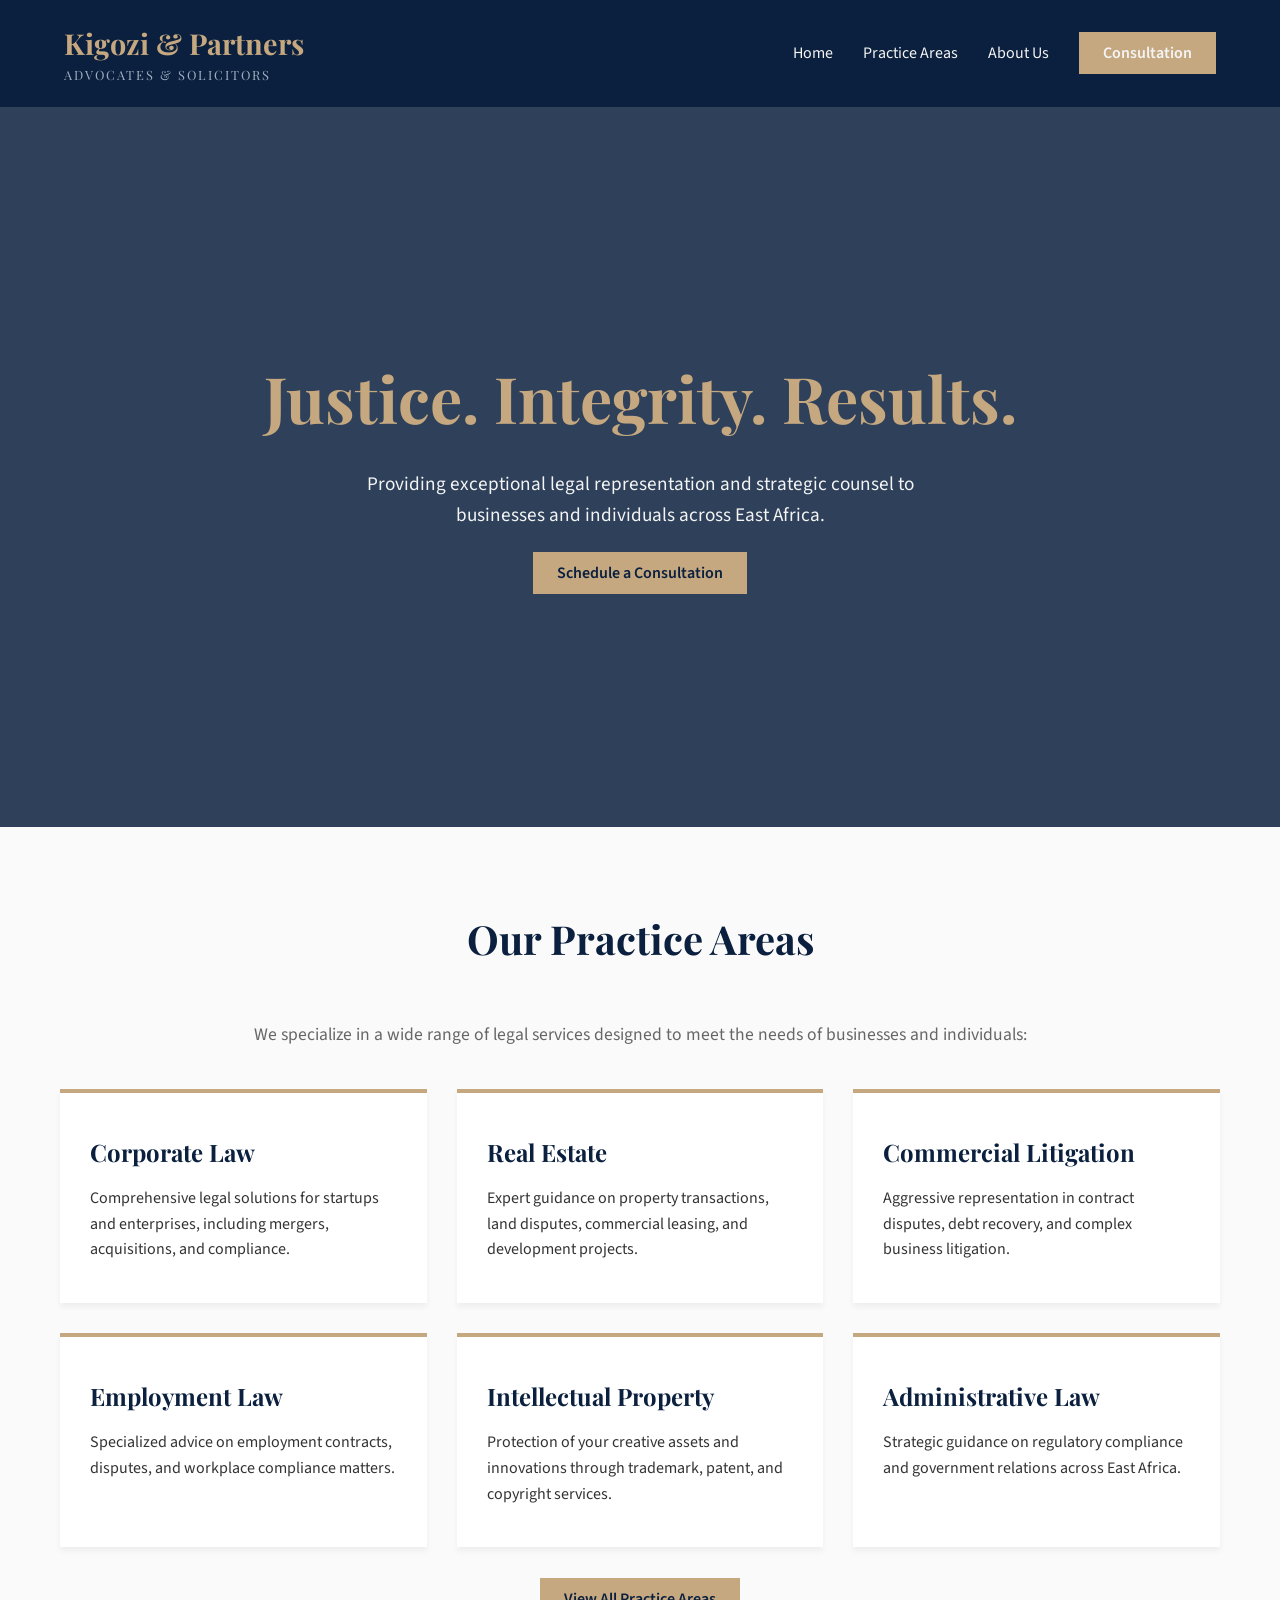
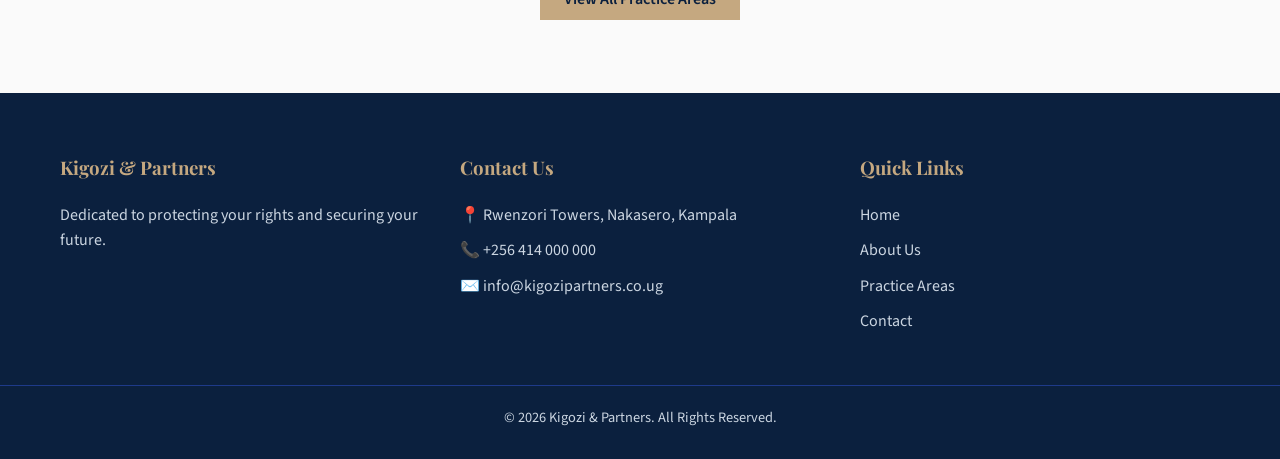
<file: index.html>
<!DOCTYPE html>
<html lang="en">
<head>
    <meta charset="UTF-8">
    <meta name="viewport" content="width=device-width, initial-scale=1.0">
    <title>Kigozi & Partners | Legal Excellence</title>
    <link rel="stylesheet" href="css/style.css">
    <link href="https://fonts.googleapis.com/css2?family=Playfair+Display:wght@400;700&family=Source+Sans+Pro:wght@300;400;600&display=swap" rel="stylesheet">
</head>
<body>

    <nav class="navbar">
        <div class="logo">
            <h1>Kigozi & Partners</h1>
            <span>Advocates & Solicitors</span>
        </div>
        <ul class="nav-links">
            <li><a href="index.html">Home</a></li>
            <li><a href="html/practice-areas.html">Practice Areas</a></li>
            <li><a href="html/about.html">About Us</a></li>
            <li><a href="html/contact.html" class="btn-primary">Consultation</a></li>
        </ul>
        <div class="hamburger">
            <div class="line"></div>
            <div class="line"></div>
            <div class="line"></div>
        </div>
    </nav>

    <header id="home" class="hero">
        <div class="hero-content">
            <h2>Justice. Integrity. Results.</h2>
            <p>Providing exceptional legal representation and strategic counsel to businesses and individuals across East Africa.</p>
            <a href="html/contact.html" class="btn-primary hero-btn">Schedule a Consultation</a>
        </div>
    </header>

    <section id="practice-areas" class="section">
        <div class="container">
            <h2 class="section-title">Our Practice Areas</h2>
            <p class="section-intro">We specialize in a wide range of legal services designed to meet the needs of businesses and individuals:</p>
            <div class="grid-3">
                <div class="card">
                    <h3>Corporate Law</h3>
                    <p>Comprehensive legal solutions for startups and enterprises, including mergers, acquisitions, and compliance.</p>
                </div>
                <div class="card">
                    <h3>Real Estate</h3>
                    <p>Expert guidance on property transactions, land disputes, commercial leasing, and development projects.</p>
                </div>
                <div class="card">
                    <h3>Commercial Litigation</h3>
                    <p>Aggressive representation in contract disputes, debt recovery, and complex business litigation.</p>
                </div>
                <div class="card">
                    <h3>Employment Law</h3>
                    <p>Specialized advice on employment contracts, disputes, and workplace compliance matters.</p>
                </div>
                <div class="card">
                    <h3>Intellectual Property</h3>
                    <p>Protection of your creative assets and innovations through trademark, patent, and copyright services.</p>
                </div>
                <div class="card">
                    <h3>Administrative Law</h3>
                    <p>Strategic guidance on regulatory compliance and government relations across East Africa.</p>
                </div>
            </div>
            <div style="text-align: center; margin-top: 40px;">
                <a href="html/practice-areas.html" class="btn-primary">View All Practice Areas</a>
            </div>
        </div>
    </section>

    <footer id="contact" class="footer">
        <div class="container footer-grid">
            <div class="footer-info">
                <h3>Kigozi & Partners</h3>
                <p>Dedicated to protecting your rights and securing your future.</p>
            </div>
            <div class="footer-contact">
                <h3>Contact Us</h3>
                <p>📍 Rwenzori Towers, Nakasero, Kampala</p>
                <p>📞 +256 414 000 000</p>
                <p>✉️ info@kigozipartners.co.ug</p>
            </div>
            <div class="footer-links">
                <h3>Quick Links</h3>
                <p><a href="index.html">Home</a></p>
                <p><a href="html/about.html">About Us</a></p>
                <p><a href="html/practice-areas.html">Practice Areas</a></p>
                <p><a href="html/contact.html">Contact</a></p>
            </div>
        </div>
        <div class="footer-bottom">
            <p>&copy; 2026 Kigozi & Partners. All Rights Reserved.</p>
        </div>
    </footer>

    <script src="javascript/script.js"></script>
</body>
</html>
</file>
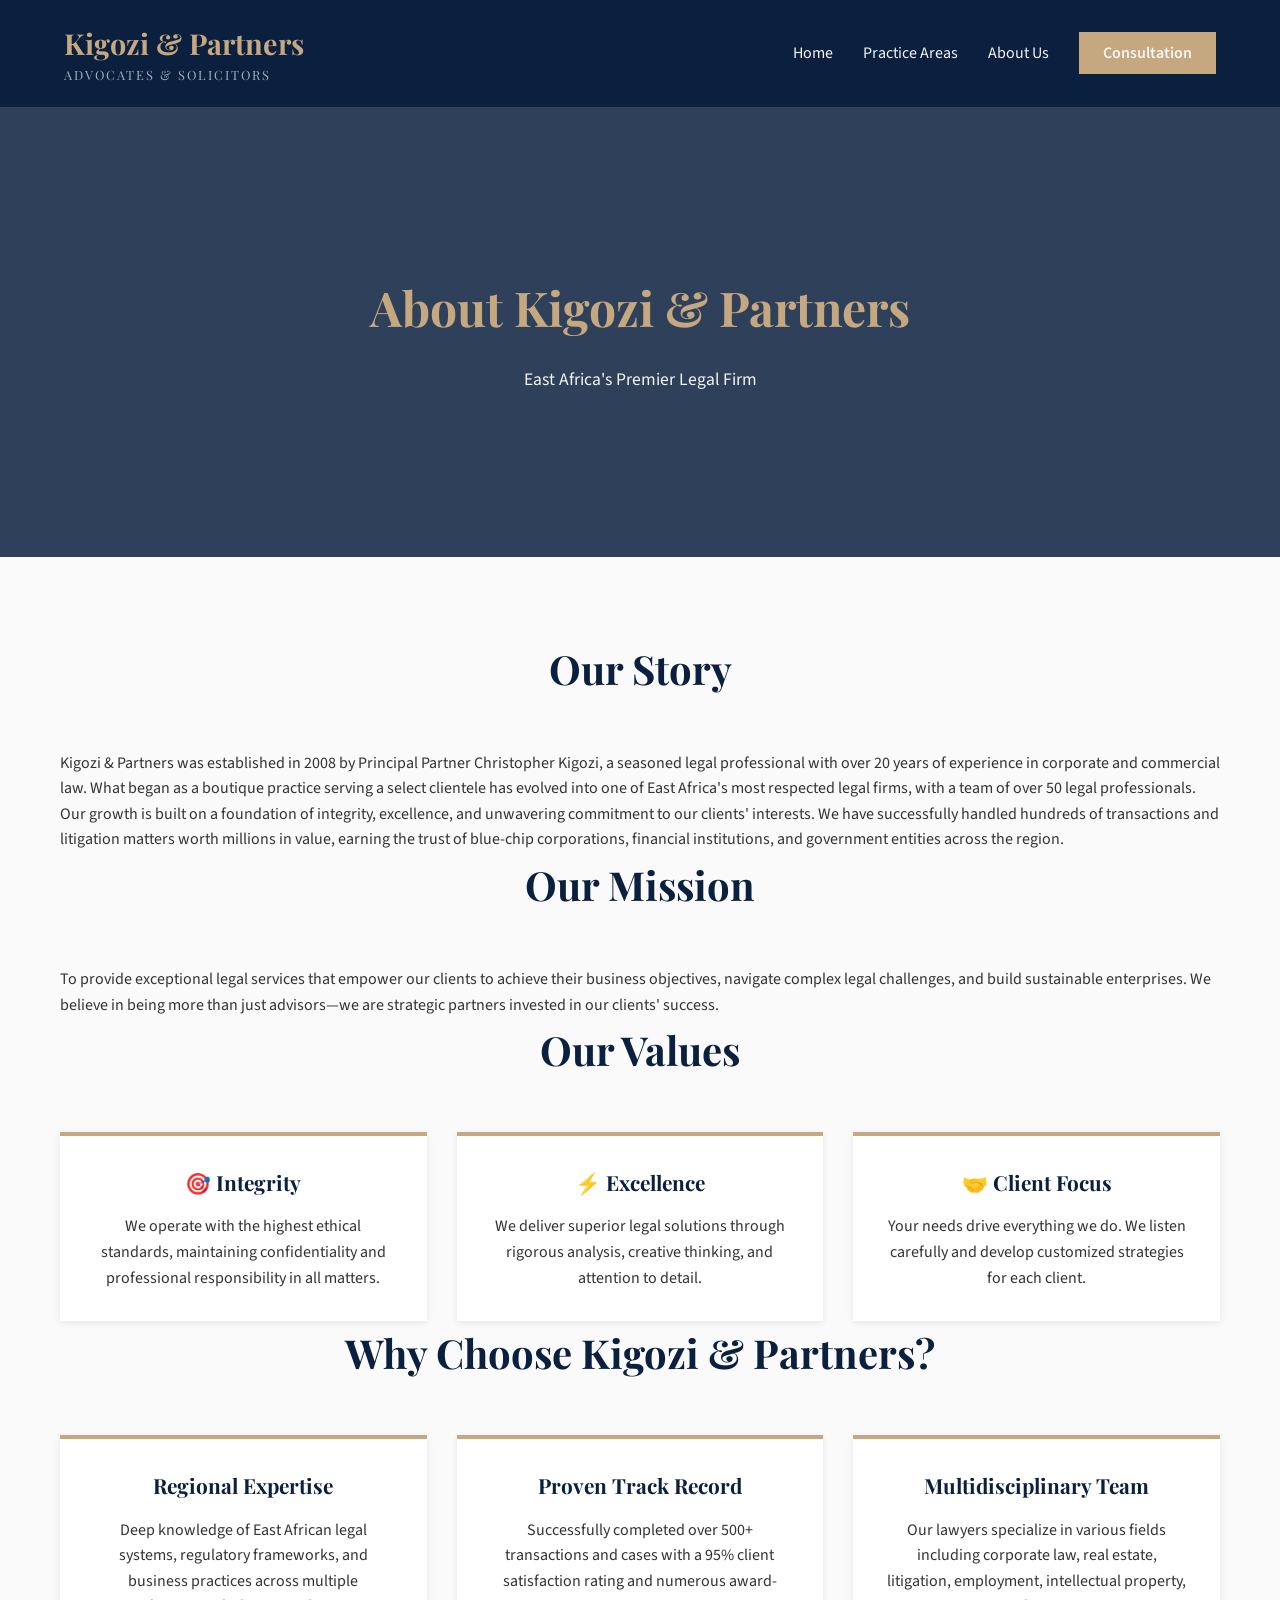
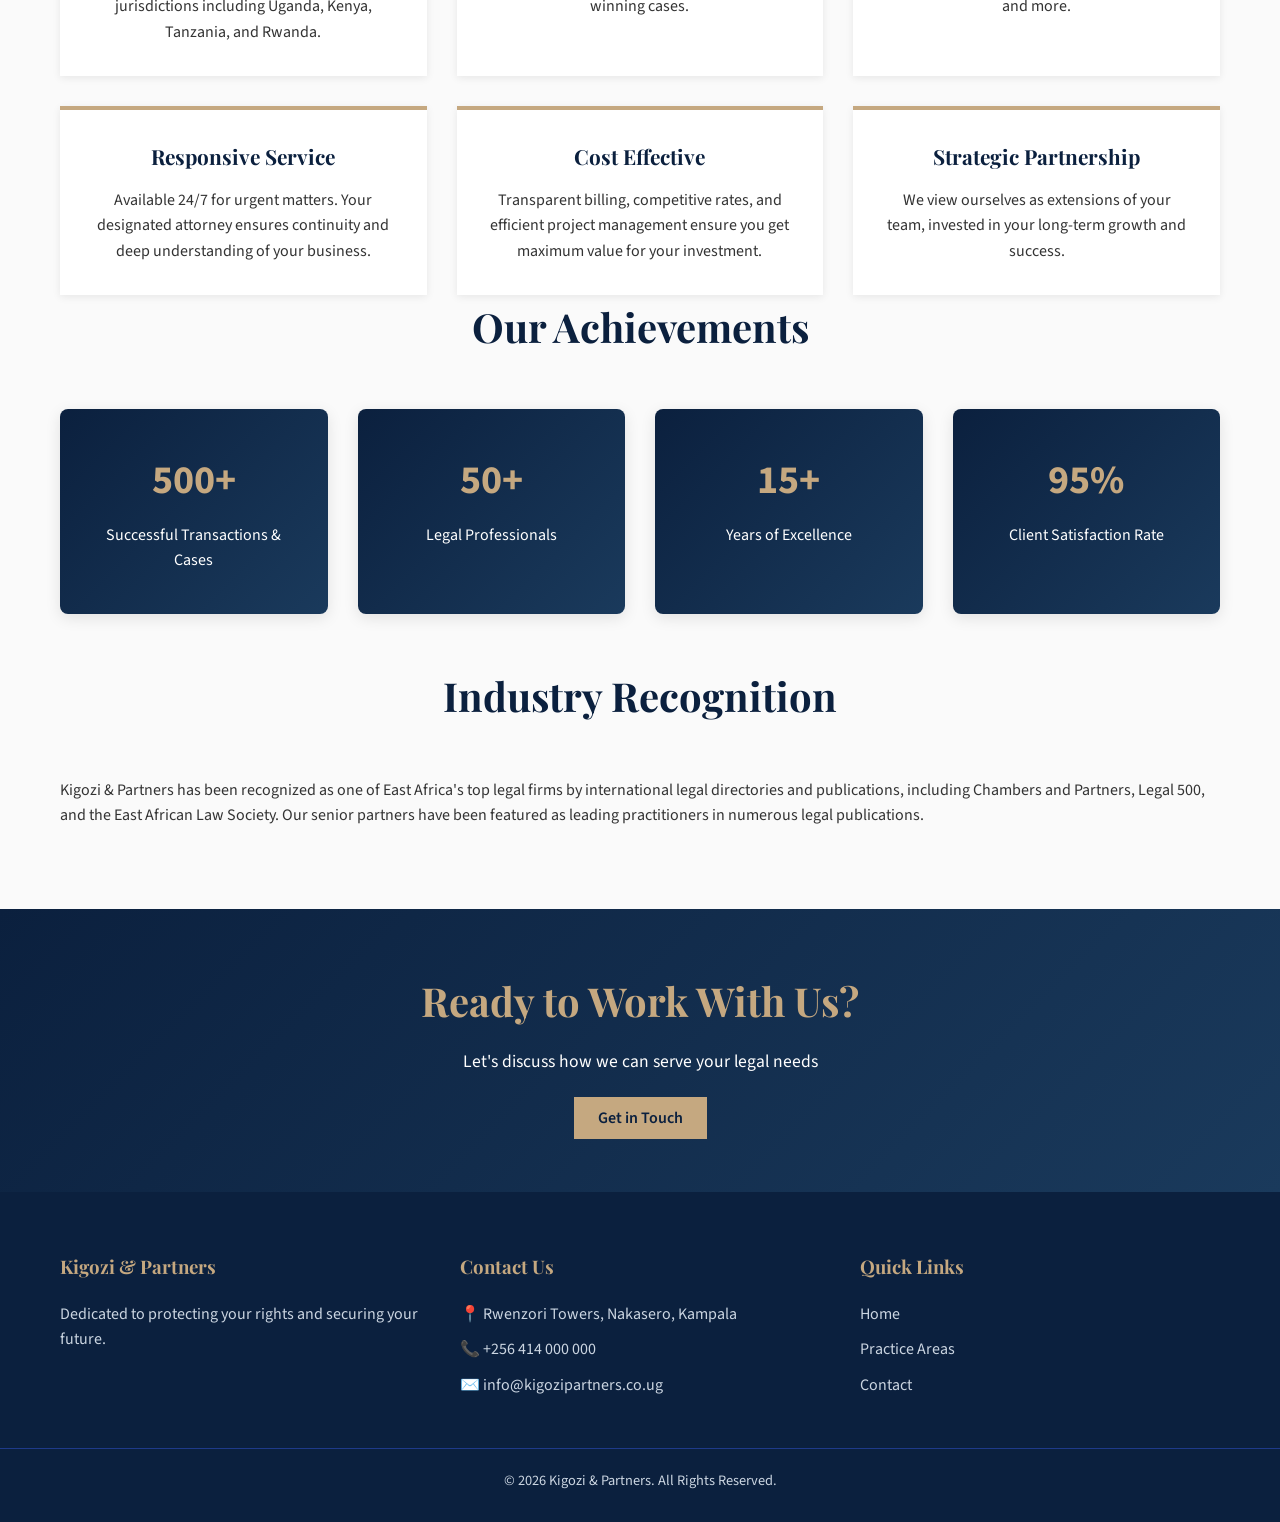
<file: html/about.html>
<!DOCTYPE html>
<html lang="en">
<head>
    <meta charset="UTF-8">
    <meta name="viewport" content="width=device-width, initial-scale=1.0">
    <title>About Us | Kigozi & Partners</title>
    <link rel="stylesheet" href="../css/style.css">
    <link href="https://fonts.googleapis.com/css2?family=Playfair+Display:wght@400;700&family=Source+Sans+Pro:wght@300;400;600&display=swap" rel="stylesheet">
</head>
<body>

    <nav class="navbar">
        <div class="logo">
            <h1>Kigozi & Partners</h1>
            <span>Advocates & Solicitors</span>
        </div>
        <ul class="nav-links">
            <li><a href="../index.html">Home</a></li>
            <li><a href="practice-areas.html">Practice Areas</a></li>
            <li><a href="about.html">About Us</a></li>
            <li><a href="contact.html" class="btn-primary">Consultation</a></li>
        </ul>
        <div class="hamburger">
            <div class="line"></div>
            <div class="line"></div>
            <div class="line"></div>
        </div>
    </nav>

    <header class="page-header">
        <h2>About Kigozi & Partners</h2>
        <p>East Africa's Premier Legal Firm</p>
    </header>

    <section class="section">
        <div class="container">
            <h2 class="section-title">Our Story</h2>
            <p>Kigozi & Partners was established in 2008 by Principal Partner Christopher Kigozi, a seasoned legal professional with over 20 years of experience in corporate and commercial law. What began as a boutique practice serving a select clientele has evolved into one of East Africa's most respected legal firms, with a team of over 50 legal professionals.</p>
            
            <p>Our growth is built on a foundation of integrity, excellence, and unwavering commitment to our clients' interests. We have successfully handled hundreds of transactions and litigation matters worth millions in value, earning the trust of blue-chip corporations, financial institutions, and government entities across the region.</p>

            <h2 class="section-title">Our Mission</h2>
            <p>To provide exceptional legal services that empower our clients to achieve their business objectives, navigate complex legal challenges, and build sustainable enterprises. We believe in being more than just advisors—we are strategic partners invested in our clients' success.</p>

            <h2 class="section-title">Our Values</h2>
            <div class="grid-3">
                <div class="value-card">
                    <h3>🎯 Integrity</h3>
                    <p>We operate with the highest ethical standards, maintaining confidentiality and professional responsibility in all matters.</p>
                </div>
                <div class="value-card">
                    <h3>⚡ Excellence</h3>
                    <p>We deliver superior legal solutions through rigorous analysis, creative thinking, and attention to detail.</p>
                </div>
                <div class="value-card">
                    <h3>🤝 Client Focus</h3>
                    <p>Your needs drive everything we do. We listen carefully and develop customized strategies for each client.</p>
                </div>
            </div>

            <h2 class="section-title">Why Choose Kigozi & Partners?</h2>
            <div class="grid-2">
                <div class="benefit-card">
                    <h3>Regional Expertise</h3>
                    <p>Deep knowledge of East African legal systems, regulatory frameworks, and business practices across multiple jurisdictions including Uganda, Kenya, Tanzania, and Rwanda.</p>
                </div>
                <div class="benefit-card">
                    <h3>Proven Track Record</h3>
                    <p>Successfully completed over 500+ transactions and cases with a 95% client satisfaction rating and numerous award-winning cases.</p>
                </div>
                <div class="benefit-card">
                    <h3>Multidisciplinary Team</h3>
                    <p>Our lawyers specialize in various fields including corporate law, real estate, litigation, employment, intellectual property, and more.</p>
                </div>
                <div class="benefit-card">
                    <h3>Responsive Service</h3>
                    <p>Available 24/7 for urgent matters. Your designated attorney ensures continuity and deep understanding of your business.</p>
                </div>
                <div class="benefit-card">
                    <h3>Cost Effective</h3>
                    <p>Transparent billing, competitive rates, and efficient project management ensure you get maximum value for your investment.</p>
                </div>
                <div class="benefit-card">
                    <h3>Strategic Partnership</h3>
                    <p>We view ourselves as extensions of your team, invested in your long-term growth and success.</p>
                </div>
            </div>

            <h2 class="section-title">Our Achievements</h2>
            <div class="achievements">
                <div class="achievement-item">
                    <strong>500+</strong>
                    <p>Successful Transactions & Cases</p>
                </div>
                <div class="achievement-item">
                    <strong>50+</strong>
                    <p>Legal Professionals</p>
                </div>
                <div class="achievement-item">
                    <strong>15+</strong>
                    <p>Years of Excellence</p>
                </div>
                <div class="achievement-item">
                    <strong>95%</strong>
                    <p>Client Satisfaction Rate</p>
                </div>
            </div>

            <h2 class="section-title">Industry Recognition</h2>
            <p>Kigozi & Partners has been recognized as one of East Africa's top legal firms by international legal directories and publications, including Chambers and Partners, Legal 500, and the East African Law Society. Our senior partners have been featured as leading practitioners in numerous legal publications.</p>
        </div>
    </section>

    <section class="cta-section">
        <div class="container">
            <h2>Ready to Work With Us?</h2>
            <p>Let's discuss how we can serve your legal needs</p>
            <a href="contact.html" class="btn-primary">Get in Touch</a>
        </div>
    </section>

    <footer class="footer">
        <div class="container footer-grid">
            <div class="footer-info">
                <h3>Kigozi & Partners</h3>
                <p>Dedicated to protecting your rights and securing your future.</p>
            </div>
            <div class="footer-contact">
                <h3>Contact Us</h3>
                <p>📍 Rwenzori Towers, Nakasero, Kampala</p>
                <p>📞 +256 414 000 000</p>
                <p>✉️ info@kigozipartners.co.ug</p>
            </div>
            <div class="footer-links">
                <h3>Quick Links</h3>
                <p><a href="../index.html">Home</a></p>
                <p><a href="practice-areas.html">Practice Areas</a></p>
                <p><a href="contact.html">Contact</a></p>
            </div>
        </div>
        <div class="footer-bottom">
            <p>&copy; 2026 Kigozi & Partners. All Rights Reserved.</p>
        </div>
    </footer>

    <script src="../javascript/script.js"></script>
</body>
</html>
</file>
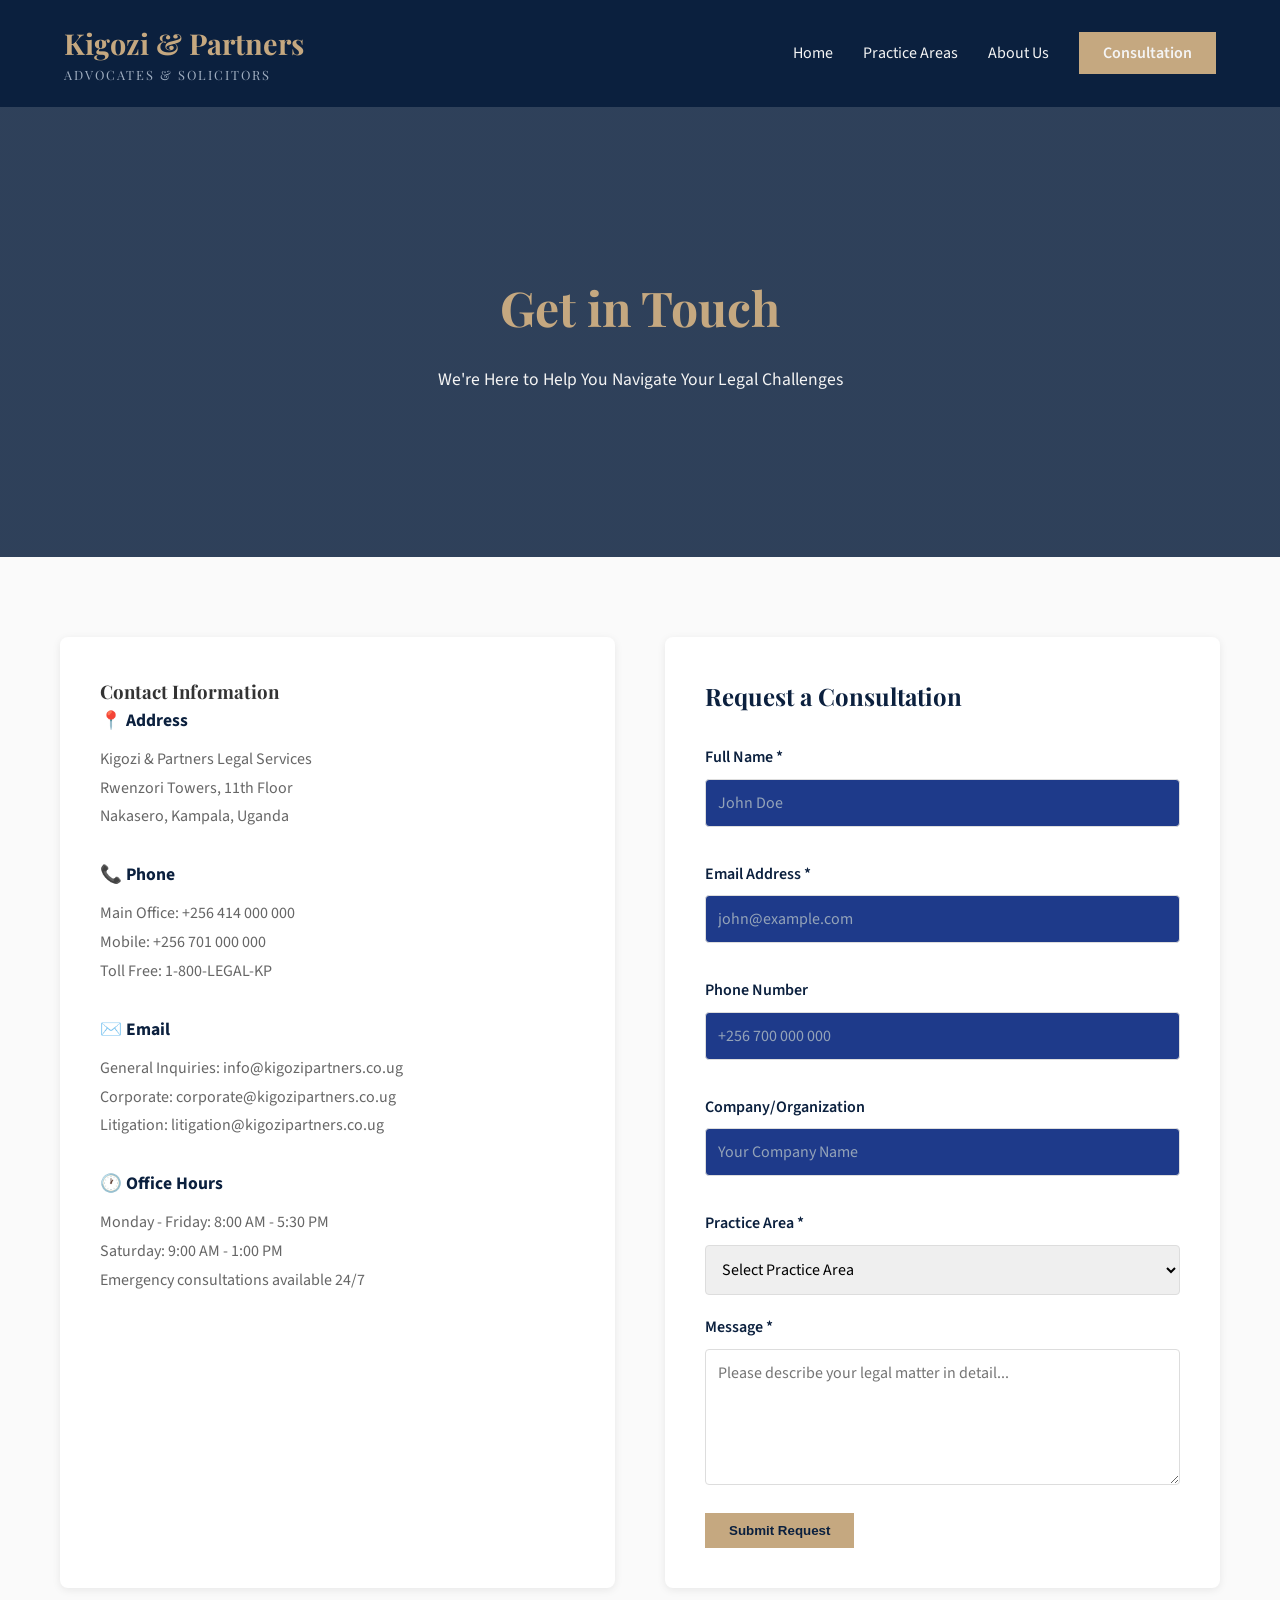
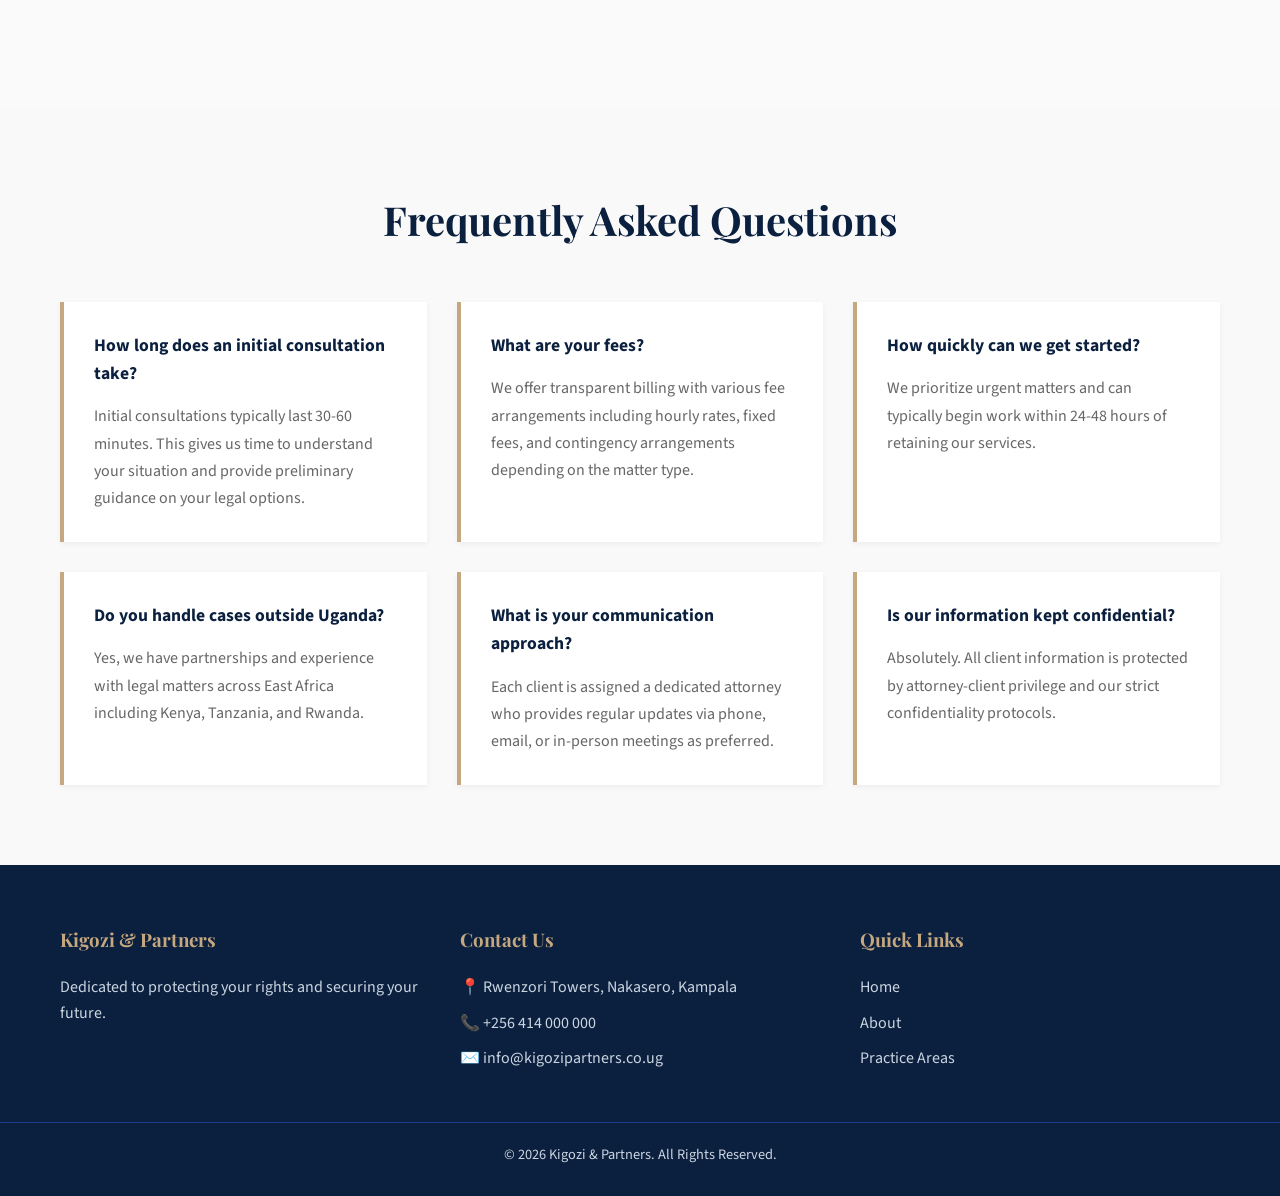
<file: html/contact.html>
<!DOCTYPE html>
<html lang="en">
<head>
    <meta charset="UTF-8">
    <meta name="viewport" content="width=device-width, initial-scale=1.0">
    <title>Contact Us | Kigozi & Partners</title>
    <link rel="stylesheet" href="../css/style.css">
    <link href="https://fonts.googleapis.com/css2?family=Playfair+Display:wght@400;700&family=Source+Sans+Pro:wght@300;400;600&display=swap" rel="stylesheet">
</head>
<body>

    <nav class="navbar">
        <div class="logo">
            <h1>Kigozi & Partners</h1>
            <span>Advocates & Solicitors</span>
        </div>
        <ul class="nav-links">
            <li><a href="../index.html">Home</a></li>
            <li><a href="practice-areas.html">Practice Areas</a></li>
            <li><a href="about.html">About Us</a></li>
            <li><a href="contact.html" class="btn-primary">Consultation</a></li>
        </ul>
        <div class="hamburger">
            <div class="line"></div>
            <div class="line"></div>
            <div class="line"></div>
        </div>
    </nav>

    <header class="page-header">
        <h2>Get in Touch</h2>
        <p>We're Here to Help You Navigate Your Legal Challenges</p>
    </header>

    <section class="section">
        <div class="container">
            <div class="contact-wrapper">
                <div class="contact-info">
                    <h3>Contact Information</h3>
                    <div class="info-item">
                        <h4>📍 Address</h4>
                        <p>Kigozi & Partners Legal Services<br>
                        Rwenzori Towers, 11th Floor<br>
                        Nakasero, Kampala, Uganda</p>
                    </div>
                    <div class="info-item">
                        <h4>📞 Phone</h4>
                        <p>Main Office: +256 414 000 000<br>
                        Mobile: +256 701 000 000<br>
                        Toll Free: 1-800-LEGAL-KP</p>
                    </div>
                    <div class="info-item">
                        <h4>✉️ Email</h4>
                        <p>General Inquiries: info@kigozipartners.co.ug<br>
                        Corporate: corporate@kigozipartners.co.ug<br>
                        Litigation: litigation@kigozipartners.co.ug</p>
                    </div>
                    <div class="info-item">
                        <h4>🕐 Office Hours</h4>
                        <p>Monday - Friday: 8:00 AM - 5:30 PM<br>
                        Saturday: 9:00 AM - 1:00 PM<br>
                        Emergency consultations available 24/7</p>
                    </div>
                </div>

                <div class="contact-form-section">
                    <h3>Request a Consultation</h3>
                    <form id="contact-form">
                        <div class="form-group">
                            <label for="name">Full Name *</label>
                            <input type="text" id="name" placeholder="John Doe" required>
                        </div>
                        <div class="form-group">
                            <label for="email">Email Address *</label>
                            <input type="email" id="email" placeholder="john@example.com" required>
                        </div>
                        <div class="form-group">
                            <label for="phone">Phone Number</label>
                            <input type="tel" id="phone" placeholder="+256 700 000 000">
                        </div>
                        <div class="form-group">
                            <label for="company">Company/Organization</label>
                            <input type="text" id="company" placeholder="Your Company Name">
                        </div>
                        <div class="form-group">
                            <label for="practice-area">Practice Area *</label>
                            <select id="practice-area" required>
                                <option value="">Select Practice Area</option>
                                <option value="corporate">Corporate Law</option>
                                <option value="real-estate">Real Estate</option>
                                <option value="litigation">Commercial Litigation</option>
                                <option value="employment">Employment Law</option>
                                <option value="ip">Intellectual Property</option>
                                <option value="regulatory">Administrative & Regulatory</option>
                                <option value="other">Other</option>
                            </select>
                        </div>
                        <div class="form-group">
                            <label for="message">Message *</label>
                            <textarea id="message" placeholder="Please describe your legal matter in detail..." rows="5" required></textarea>
                        </div>
                        <button type="submit" class="btn-primary">Submit Request</button>
                    </form>
                </div>
            </div>
        </div>
    </section>

    <section class="section faq-section">
        <div class="container">
            <h2 class="section-title">Frequently Asked Questions</h2>
            <div class="faq-grid">
                <div class="faq-item">
                    <h4>How long does an initial consultation take?</h4>
                    <p>Initial consultations typically last 30-60 minutes. This gives us time to understand your situation and provide preliminary guidance on your legal options.</p>
                </div>
                <div class="faq-item">
                    <h4>What are your fees?</h4>
                    <p>We offer transparent billing with various fee arrangements including hourly rates, fixed fees, and contingency arrangements depending on the matter type.</p>
                </div>
                <div class="faq-item">
                    <h4>How quickly can we get started?</h4>
                    <p>We prioritize urgent matters and can typically begin work within 24-48 hours of retaining our services.</p>
                </div>
                <div class="faq-item">
                    <h4>Do you handle cases outside Uganda?</h4>
                    <p>Yes, we have partnerships and experience with legal matters across East Africa including Kenya, Tanzania, and Rwanda.</p>
                </div>
                <div class="faq-item">
                    <h4>What is your communication approach?</h4>
                    <p>Each client is assigned a dedicated attorney who provides regular updates via phone, email, or in-person meetings as preferred.</p>
                </div>
                <div class="faq-item">
                    <h4>Is our information kept confidential?</h4>
                    <p>Absolutely. All client information is protected by attorney-client privilege and our strict confidentiality protocols.</p>
                </div>
            </div>
        </div>
    </section>

    <footer class="footer">
        <div class="container footer-grid">
            <div class="footer-info">
                <h3>Kigozi & Partners</h3>
                <p>Dedicated to protecting your rights and securing your future.</p>
            </div>
            <div class="footer-contact">
                <h3>Contact Us</h3>
                <p>📍 Rwenzori Towers, Nakasero, Kampala</p>
                <p>📞 +256 414 000 000</p>
                <p>✉️ info@kigozipartners.co.ug</p>
            </div>
            <div class="footer-links">
                <h3>Quick Links</h3>
                <p><a href="../index.html">Home</a></p>
                <p><a href="about.html">About</a></p>
                <p><a href="practice-areas.html">Practice Areas</a></p>
            </div>
        </div>
        <div class="footer-bottom">
            <p>&copy; 2026 Kigozi & Partners. All Rights Reserved.</p>
        </div>
    </footer>

    <script src="../javascript/script.js"></script>
</body>
</html>
</file>
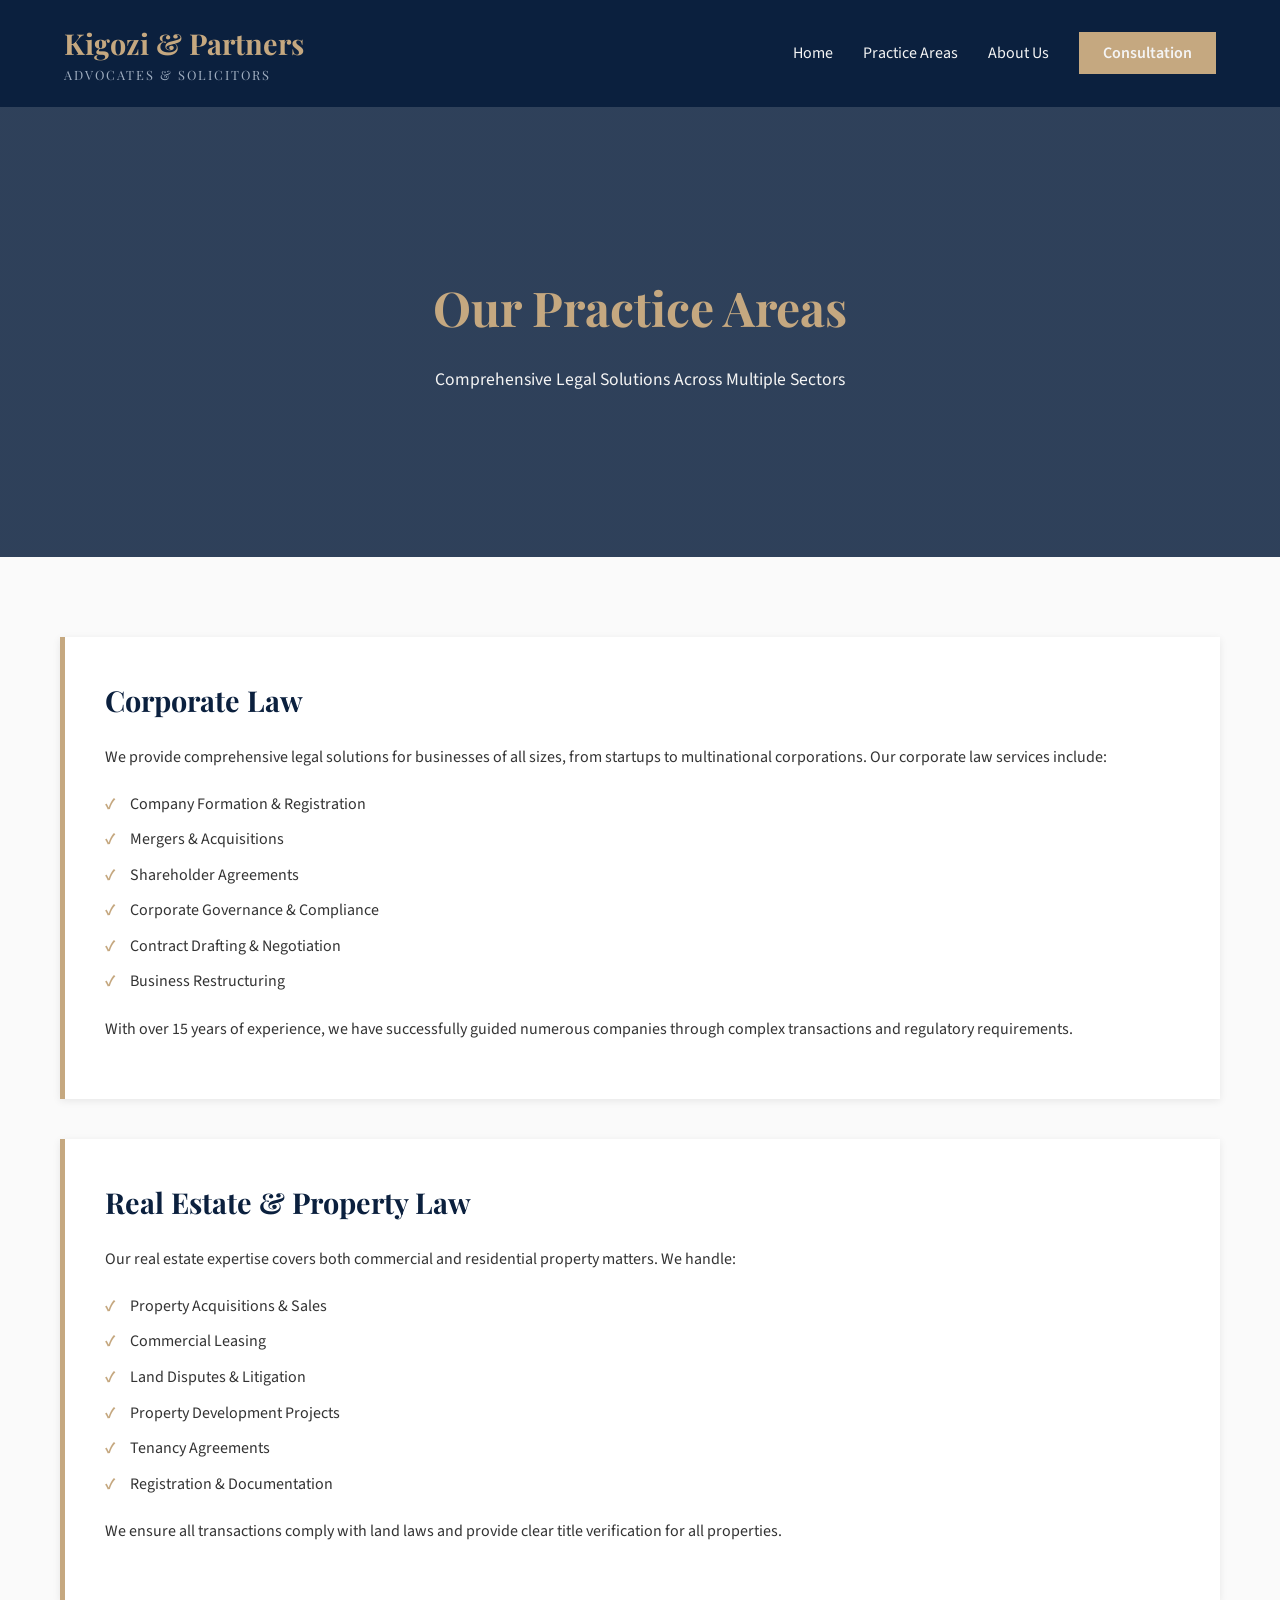
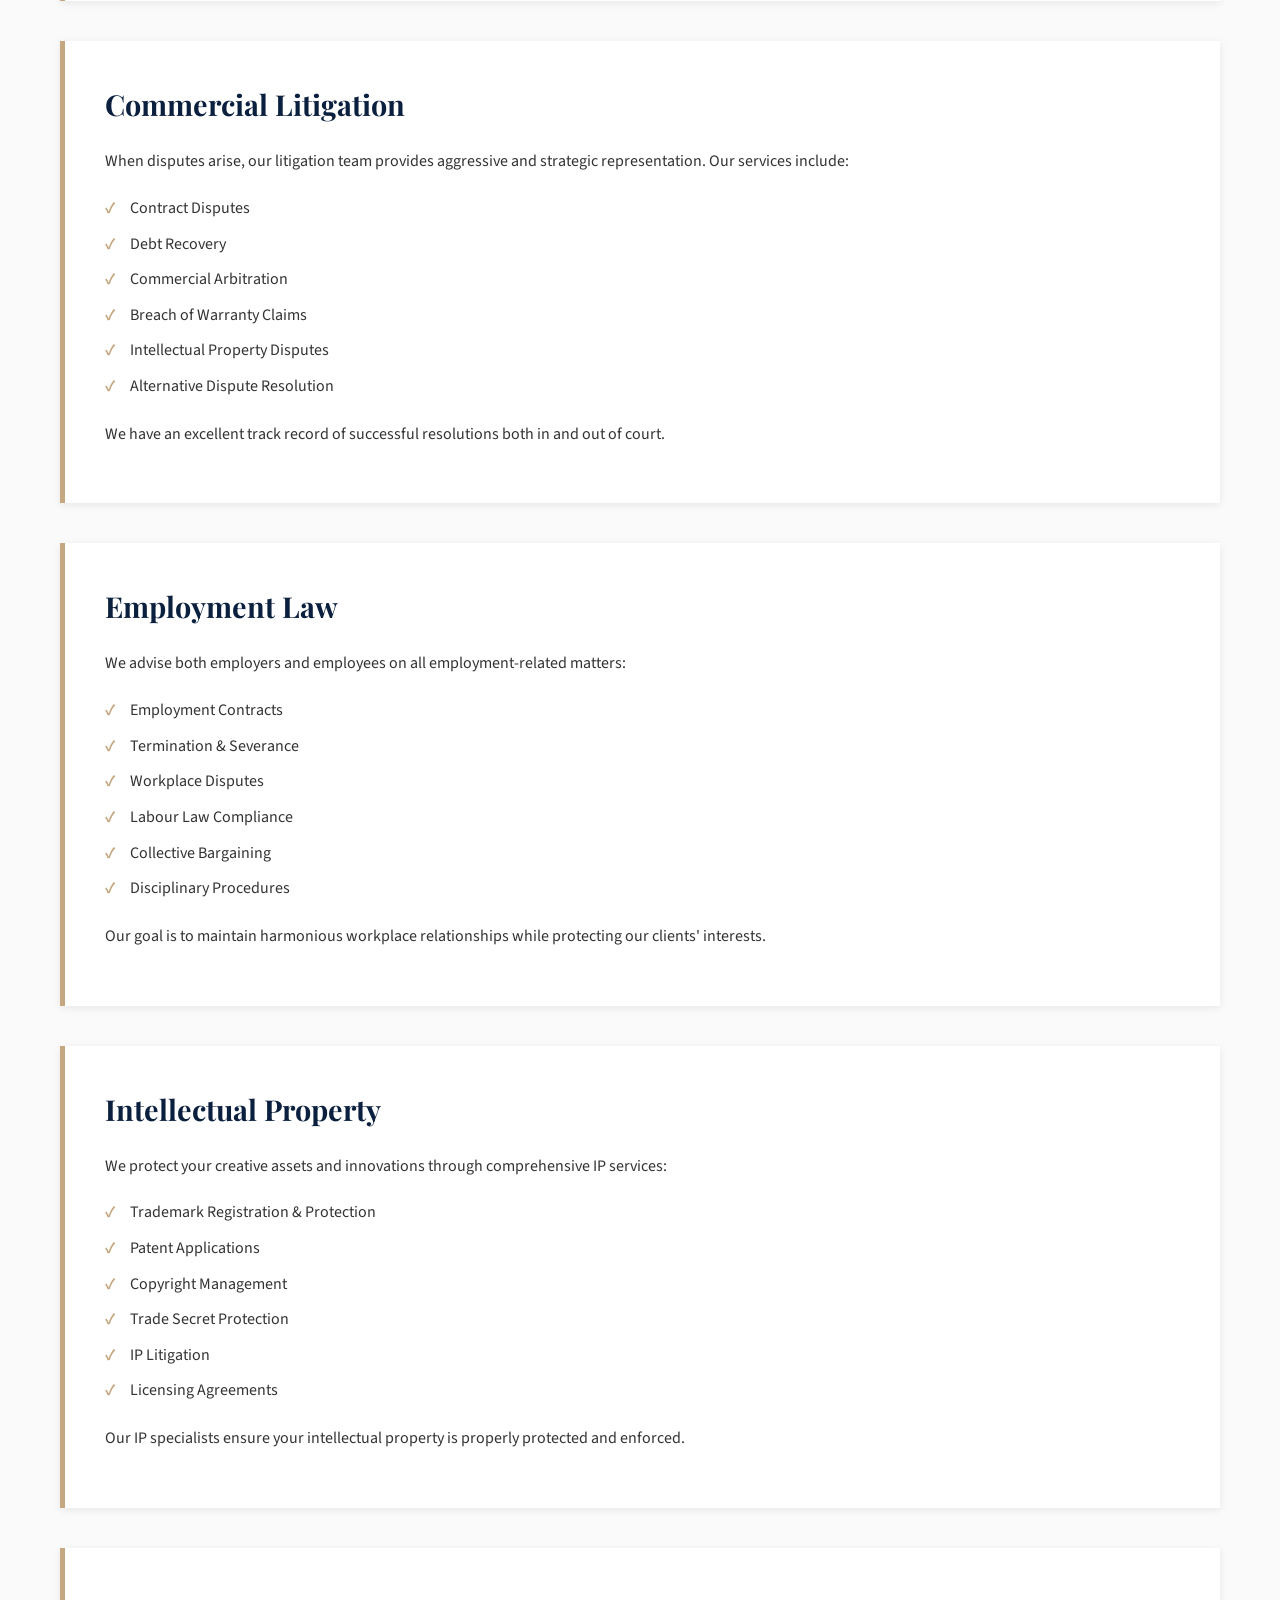
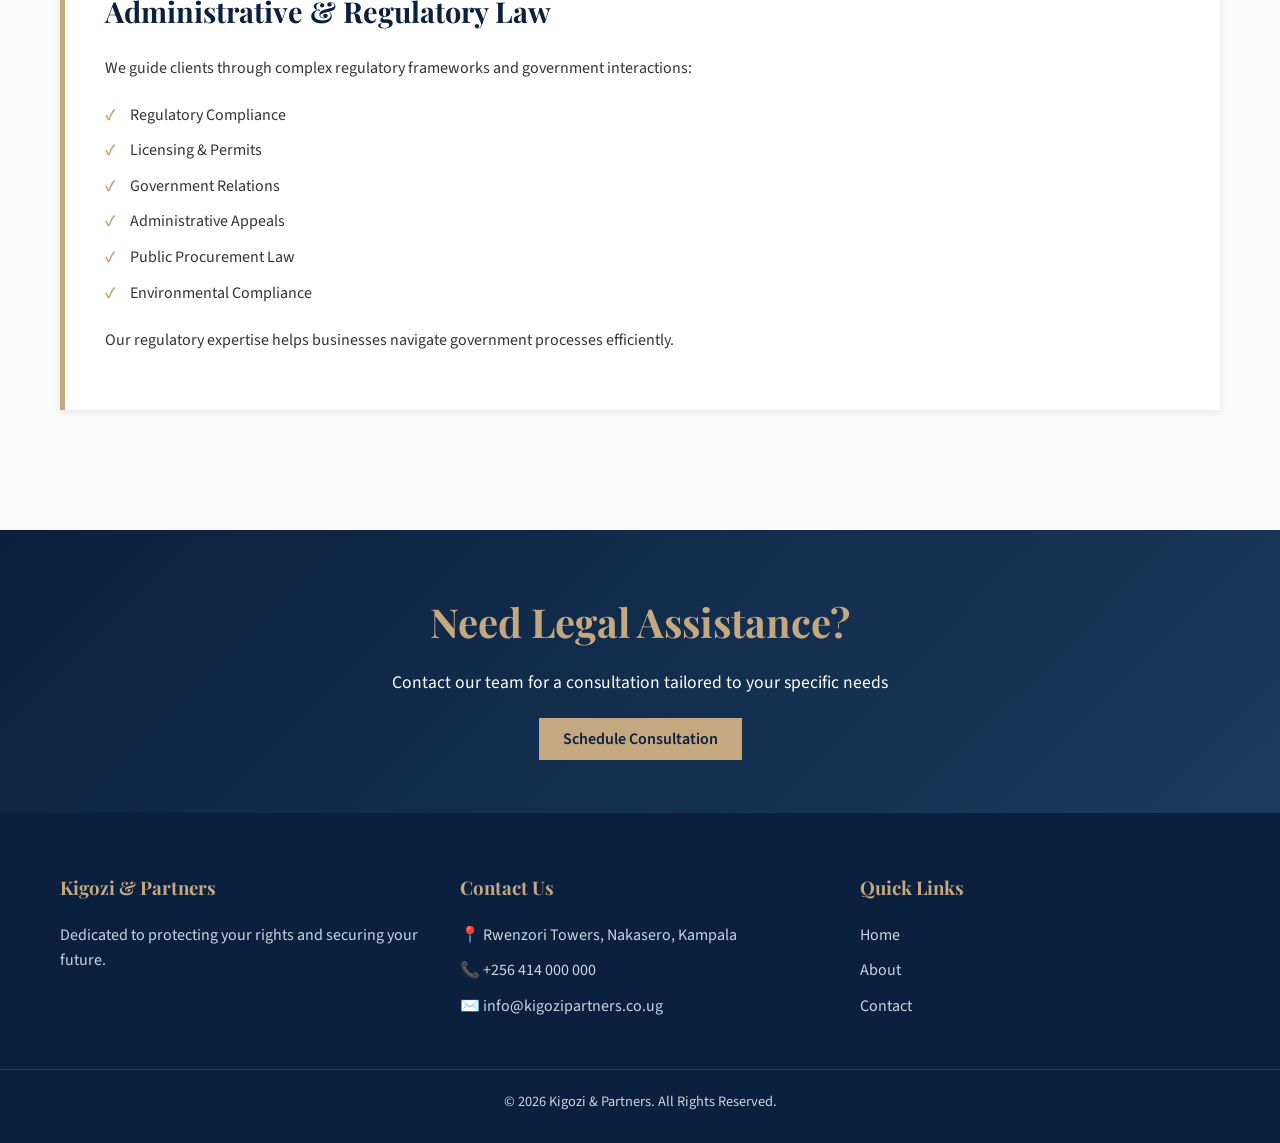
<file: html/practice-areas.html>
<!DOCTYPE html>
<html lang="en">
<head>
    <meta charset="UTF-8">
    <meta name="viewport" content="width=device-width, initial-scale=1.0">
    <title>Practice Areas | Kigozi & Partners</title>
    <link rel="stylesheet" href="../css/style.css">
    <link href="https://fonts.googleapis.com/css2?family=Playfair+Display:wght@400;700&family=Source+Sans+Pro:wght@300;400;600&display=swap" rel="stylesheet">
</head>
<body>

    <nav class="navbar">
        <div class="logo">
            <h1>Kigozi & Partners</h1>
            <span>Advocates & Solicitors</span>
        </div>
        <ul class="nav-links">
            <li><a href="../index.html">Home</a></li>
            <li><a href="practice-areas.html">Practice Areas</a></li>
            <li><a href="about.html">About Us</a></li>
            <li><a href="contact.html" class="btn-primary">Consultation</a></li>
        </ul>
        <div class="hamburger">
            <div class="line"></div>
            <div class="line"></div>
            <div class="line"></div>
        </div>
    </nav>

    <header class="page-header">
        <h2>Our Practice Areas</h2>
        <p>Comprehensive Legal Solutions Across Multiple Sectors</p>
    </header>

    <section class="section">
        <div class="container">
            <div class="practice-detail">
                <h3>Corporate Law</h3>
                <p>We provide comprehensive legal solutions for businesses of all sizes, from startups to multinational corporations. Our corporate law services include:</p>
                <ul>
                    <li>Company Formation & Registration</li>
                    <li>Mergers & Acquisitions</li>
                    <li>Shareholder Agreements</li>
                    <li>Corporate Governance & Compliance</li>
                    <li>Contract Drafting & Negotiation</li>
                    <li>Business Restructuring</li>
                </ul>
                <p>With over 15 years of experience, we have successfully guided numerous companies through complex transactions and regulatory requirements.</p>
            </div>

            <div class="practice-detail">
                <h3>Real Estate & Property Law</h3>
                <p>Our real estate expertise covers both commercial and residential property matters. We handle:</p>
                <ul>
                    <li>Property Acquisitions & Sales</li>
                    <li>Commercial Leasing</li>
                    <li>Land Disputes & Litigation</li>
                    <li>Property Development Projects</li>
                    <li>Tenancy Agreements</li>
                    <li>Registration & Documentation</li>
                </ul>
                <p>We ensure all transactions comply with land laws and provide clear title verification for all properties.</p>
            </div>

            <div class="practice-detail">
                <h3>Commercial Litigation</h3>
                <p>When disputes arise, our litigation team provides aggressive and strategic representation. Our services include:</p>
                <ul>
                    <li>Contract Disputes</li>
                    <li>Debt Recovery</li>
                    <li>Commercial Arbitration</li>
                    <li>Breach of Warranty Claims</li>
                    <li>Intellectual Property Disputes</li>
                    <li>Alternative Dispute Resolution</li>
                </ul>
                <p>We have an excellent track record of successful resolutions both in and out of court.</p>
            </div>

            <div class="practice-detail">
                <h3>Employment Law</h3>
                <p>We advise both employers and employees on all employment-related matters:</p>
                <ul>
                    <li>Employment Contracts</li>
                    <li>Termination & Severance</li>
                    <li>Workplace Disputes</li>
                    <li>Labour Law Compliance</li>
                    <li>Collective Bargaining</li>
                    <li>Disciplinary Procedures</li>
                </ul>
                <p>Our goal is to maintain harmonious workplace relationships while protecting our clients' interests.</p>
            </div>

            <div class="practice-detail">
                <h3>Intellectual Property</h3>
                <p>We protect your creative assets and innovations through comprehensive IP services:</p>
                <ul>
                    <li>Trademark Registration & Protection</li>
                    <li>Patent Applications</li>
                    <li>Copyright Management</li>
                    <li>Trade Secret Protection</li>
                    <li>IP Litigation</li>
                    <li>Licensing Agreements</li>
                </ul>
                <p>Our IP specialists ensure your intellectual property is properly protected and enforced.</p>
            </div>

            <div class="practice-detail">
                <h3>Administrative & Regulatory Law</h3>
                <p>We guide clients through complex regulatory frameworks and government interactions:</p>
                <ul>
                    <li>Regulatory Compliance</li>
                    <li>Licensing & Permits</li>
                    <li>Government Relations</li>
                    <li>Administrative Appeals</li>
                    <li>Public Procurement Law</li>
                    <li>Environmental Compliance</li>
                </ul>
                <p>Our regulatory expertise helps businesses navigate government processes efficiently.</p>
            </div>
        </div>
    </section>

    <section class="cta-section">
        <div class="container">
            <h2>Need Legal Assistance?</h2>
            <p>Contact our team for a consultation tailored to your specific needs</p>
            <a href="contact.html" class="btn-primary">Schedule Consultation</a>
        </div>
    </section>

    <footer class="footer">
        <div class="container footer-grid">
            <div class="footer-info">
                <h3>Kigozi & Partners</h3>
                <p>Dedicated to protecting your rights and securing your future.</p>
            </div>
            <div class="footer-contact">
                <h3>Contact Us</h3>
                <p>📍 Rwenzori Towers, Nakasero, Kampala</p>
                <p>📞 +256 414 000 000</p>
                <p>✉️ info@kigozipartners.co.ug</p>
            </div>
            <div class="footer-links">
                <h3>Quick Links</h3>
                <p><a href="../index.html">Home</a></p>
                <p><a href="about.html">About</a></p>
                <p><a href="contact.html">Contact</a></p>
            </div>
        </div>
        <div class="footer-bottom">
            <p>&copy; 2026 Kigozi & Partners. All Rights Reserved.</p>
        </div>
    </footer>

    <script src="../javascript/script.js"></script>
</body>
</html>
</file>
<file: css/style.css>
/* Base Styles & Resets */
* {
    margin: 0;
    padding: 0;
    box-sizing: border-box;
}

:root {
    --primary-color: #0B203E; /* Oxford Blue */
    --accent-color: #C5A880; /* Elegant Gold */
    --text-dark: #333333;
    --text-light: #F4F4F4;
    --bg-light: #FAFAFA;
}

body {
    font-family: 'Source Sans Pro', sans-serif;
    color: var(--text-dark);
    line-height: 1.6;
    background-color: var(--bg-light);
}

h1, h2, h3, .logo {
    font-family: 'Playfair Display', serif;
}

.container {
    max-width: 1200px;
    margin: 0 auto;
    padding: 0 20px;
}

.btn-primary {
    background-color: var(--accent-color);
    color: var(--primary-color);
    padding: 10px 24px;
    text-decoration: none;
    font-weight: 600;
    border: none;
    cursor: pointer;
    transition: background-color 0.3s ease;
}

.btn-primary:hover {
    background-color: #b0946b;
}

/* Navigation */
.navbar {
    display: flex;
    justify-content: space-between;
    align-items: center;
    padding: 20px 5%;
    background-color: var(--primary-color);
    color: var(--text-light);
    position: sticky;
    top: 0;
    z-index: 1000;
}

.logo h1 {
    font-size: 1.8rem;
    color: var(--accent-color);
    margin-bottom: -5px;
}

.logo span {
    font-size: 0.8rem;
    letter-spacing: 2px;
    text-transform: uppercase;
    color: #a0aec0;
}

.nav-links {
    list-style: none;
    display: flex;
    align-items: center;
}

.nav-links li {
    margin-left: 30px;
}

.nav-links a {
    color: var(--text-light);
    text-decoration: none;
    font-size: 1rem;
    transition: color 0.3s ease;
}

.nav-links a:hover:not(.btn-primary) {
    color: var(--accent-color);
}

.hamburger {
    display: none;
    cursor: pointer;
}

/* Hero Section */
.hero {
    background: linear-gradient(rgba(11, 32, 62, 0.85), rgba(11, 32, 62, 0.85)), url('https://images.unsplash.com/photo-1589829085413-56de8ae18c73?ixlib=rb-4.0.3&auto=format&fit=crop&w=1920&q=80') center/cover;
    height: 80vh;
    display: flex;
    align-items: center;
    justify-content: center;
    text-align: center;
    color: var(--text-light);
    padding: 0 20px;
}

.hero-content h2 {
    font-size: 4rem;
    margin-bottom: 20px;
    color: var(--accent-color);
}

.hero-content p {
    font-size: 1.2rem;
    max-width: 600px;
    margin: 0 auto 30px auto;
}

/* Sections & Grids */
.section {
    padding: 80px 0;
}

.section-title {
    text-align: center;
    font-size: 2.5rem;
    color: var(--primary-color);
    margin-bottom: 50px;
}

.grid-3 {
    display: grid;
    grid-template-columns: repeat(auto-fit, minmax(300px, 1fr));
    gap: 30px;
}

.card {
    background: white;
    padding: 40px 30px;
    border-top: 4px solid var(--accent-color);
    box-shadow: 0 4px 6px rgba(0,0,0,0.05);
    transition: transform 0.3s ease;
}

.card:hover {
    transform: translateY(-5px);
}

.card h3 {
    color: var(--primary-color);
    margin-bottom: 15px;
    font-size: 1.5rem;
}

/* Footer & Contact */
.footer {
    background-color: var(--primary-color);
    color: var(--text-light);
    padding: 60px 0 20px 0;
}

.footer-grid {
    display: grid;
    grid-template-columns: repeat(auto-fit, minmax(250px, 1fr));
    gap: 40px;
    margin-bottom: 40px;
}

.footer h3 {
    color: var(--accent-color);
    margin-bottom: 20px;
}

.footer p {
    margin-bottom: 10px;
    color: #cbd5e1;
}

form input {
    width: 100%;
    padding: 12px;
    margin-bottom: 15px;
    border: none;
    background-color: #1e3a8a;
    color: white;
}

form input::placeholder {
    color: #94a3b8;
}

.footer-bottom {
    text-align: center;
    border-top: 1px solid #1e3a8a;
    padding-top: 20px;
    font-size: 0.9rem;
    color: #64748b;
}

/* Page Header */
.page-header {
    background: linear-gradient(rgba(11, 32, 62, 0.85), rgba(11, 32, 62, 0.85)), url('https://images.unsplash.com/photo-1589829085413-56de8ae18c73?ixlib=rb-4.0.3&auto=format&fit=crop&w=1920&q=80') center/cover;
    height: 50vh;
    display: flex;
    flex-direction: column;
    align-items: center;
    justify-content: center;
    text-align: center;
    color: var(--text-light);
    padding: 0 20px;
}

.page-header h2 {
    font-size: 3rem;
    color: var(--accent-color);
    margin-bottom: 20px;
}

.page-header p {
    font-size: 1.1rem;
    max-width: 600px;
}

/* Practice Details */
.practice-detail {
    background: white;
    padding: 40px;
    margin-bottom: 40px;
    border-left: 5px solid var(--accent-color);
    box-shadow: 0 2px 8px rgba(0,0,0,0.08);
}

.practice-detail h3 {
    color: var(--primary-color);
    font-size: 1.8rem;
    margin-bottom: 20px;
}

.practice-detail p {
    margin-bottom: 15px;
    line-height: 1.8;
}

.practice-detail ul {
    list-style: none;
    padding-left: 0;
    margin: 20px 0;
}

.practice-detail ul li {
    padding-left: 25px;
    margin-bottom: 10px;
    position: relative;
}

.practice-detail ul li:before {
    content: "✓";
    position: absolute;
    left: 0;
    color: var(--accent-color);
    font-weight: bold;
}

/* Value Cards & Benefit Cards */
.value-card, .benefit-card {
    background: white;
    padding: 30px;
    border-top: 4px solid var(--accent-color);
    box-shadow: 0 2px 8px rgba(0,0,0,0.08);
    text-align: center;
}

.value-card h3, .benefit-card h3 {
    color: var(--primary-color);
    margin-bottom: 15px;
    font-size: 1.3rem;
}

.grid-2 {
    display: grid;
    grid-template-columns: repeat(auto-fit, minmax(280px, 1fr));
    gap: 30px;
}

/* Contact Section */
.contact-wrapper {
    display: grid;
    grid-template-columns: 1fr 1fr;
    gap: 50px;
    margin-bottom: 40px;
}

.contact-info {
    background: white;
    padding: 40px;
    border-radius: 8px;
    box-shadow: 0 2px 8px rgba(0,0,0,0.08);
}

.info-item {
    margin-bottom: 30px;
}

.info-item h4 {
    color: var(--primary-color);
    font-size: 1.1rem;
    margin-bottom: 10px;
}

.info-item p {
    color: #666;
    line-height: 1.8;
}

.contact-form-section {
    background: white;
    padding: 40px;
    border-radius: 8px;
    box-shadow: 0 2px 8px rgba(0,0,0,0.08);
}

.contact-form-section h3 {
    color: var(--primary-color);
    margin-bottom: 30px;
    font-size: 1.5rem;
}

.form-group {
    margin-bottom: 20px;
}

.form-group label {
    display: block;
    margin-bottom: 8px;
    color: var(--primary-color);
    font-weight: 600;
}

.form-group input,
.form-group select,
.form-group textarea {
    width: 100%;
    padding: 12px;
    border: 1px solid #ddd;
    border-radius: 4px;
    font-family: inherit;
    font-size: 1rem;
    transition: border-color 0.3s ease;
}

.form-group input:focus,
.form-group select:focus,
.form-group textarea:focus {
    outline: none;
    border-color: var(--accent-color);
    box-shadow: 0 0 0 3px rgba(197, 168, 128, 0.1);
}

/* FAQ Section */
.faq-section {
    background-color: #f9f9f9;
}

.faq-grid {
    display: grid;
    grid-template-columns: repeat(auto-fit, minmax(300px, 1fr));
    gap: 30px;
}

.faq-item {
    background: white;
    padding: 30px;
    border-left: 4px solid var(--accent-color);
    box-shadow: 0 2px 6px rgba(0,0,0,0.05);
}

.faq-item h4 {
    color: var(--primary-color);
    margin-bottom: 15px;
    font-size: 1.1rem;
}

.faq-item p {
    color: #666;
    line-height: 1.7;
}

/* Achievements Section */
.achievements {
    display: grid;
    grid-template-columns: repeat(auto-fit, minmax(200px, 1fr));
    gap: 30px;
    margin: 50px 0;
    text-align: center;
}

.achievement-item {
    background: linear-gradient(135deg, var(--primary-color), #1a3a5c);
    color: white;
    padding: 40px;
    border-radius: 8px;
    box-shadow: 0 4px 15px rgba(0,0,0,0.1);
}

.achievement-item strong {
    display: block;
    font-size: 2.5rem;
    color: var(--accent-color);
    margin-bottom: 10px;
}

.achievement-item p {
    font-size: 1rem;
    line-height: 1.6;
}

/* CTA Section */
.cta-section {
    background: linear-gradient(135deg, var(--primary-color), #1a3a5c);
    color: white;
    padding: 60px 0;
    text-align: center;
}

.cta-section h2 {
    font-size: 2.5rem;
    margin-bottom: 15px;
    color: var(--accent-color);
}

.cta-section p {
    font-size: 1.1rem;
    margin-bottom: 30px;
}

/* Footer Links */
.footer-links a {
    color: #cbd5e1;
    text-decoration: none;
    transition: color 0.3s ease;
}

.footer-links a:hover {
    color: var(--accent-color);
}

.section-intro {
    text-align: center;
    font-size: 1.1rem;
    max-width: 800px;
    margin: 0 auto 40px;
    color: #666;
}

/* Responsive */
@media (max-width: 768px) {
    .contact-wrapper {
        grid-template-columns: 1fr;
        gap: 30px;
    }
    
    .nav-links {
        display: none;
    }
    .hamburger {
        display: block;
    }
    .line {
        width: 25px;
        height: 3px;
        background-color: white;
        margin: 5px;
    }
    .hero-content h2 {
        font-size: 2.5rem;
    }
    
    .page-header h2 {
        font-size: 2rem;
    }
    
    .grid-3, .grid-2, .faq-grid {
        grid-template-columns: 1fr;
    }
    
    .achievements {
        grid-template-columns: repeat(2, 1fr);
    }
}
</file>
